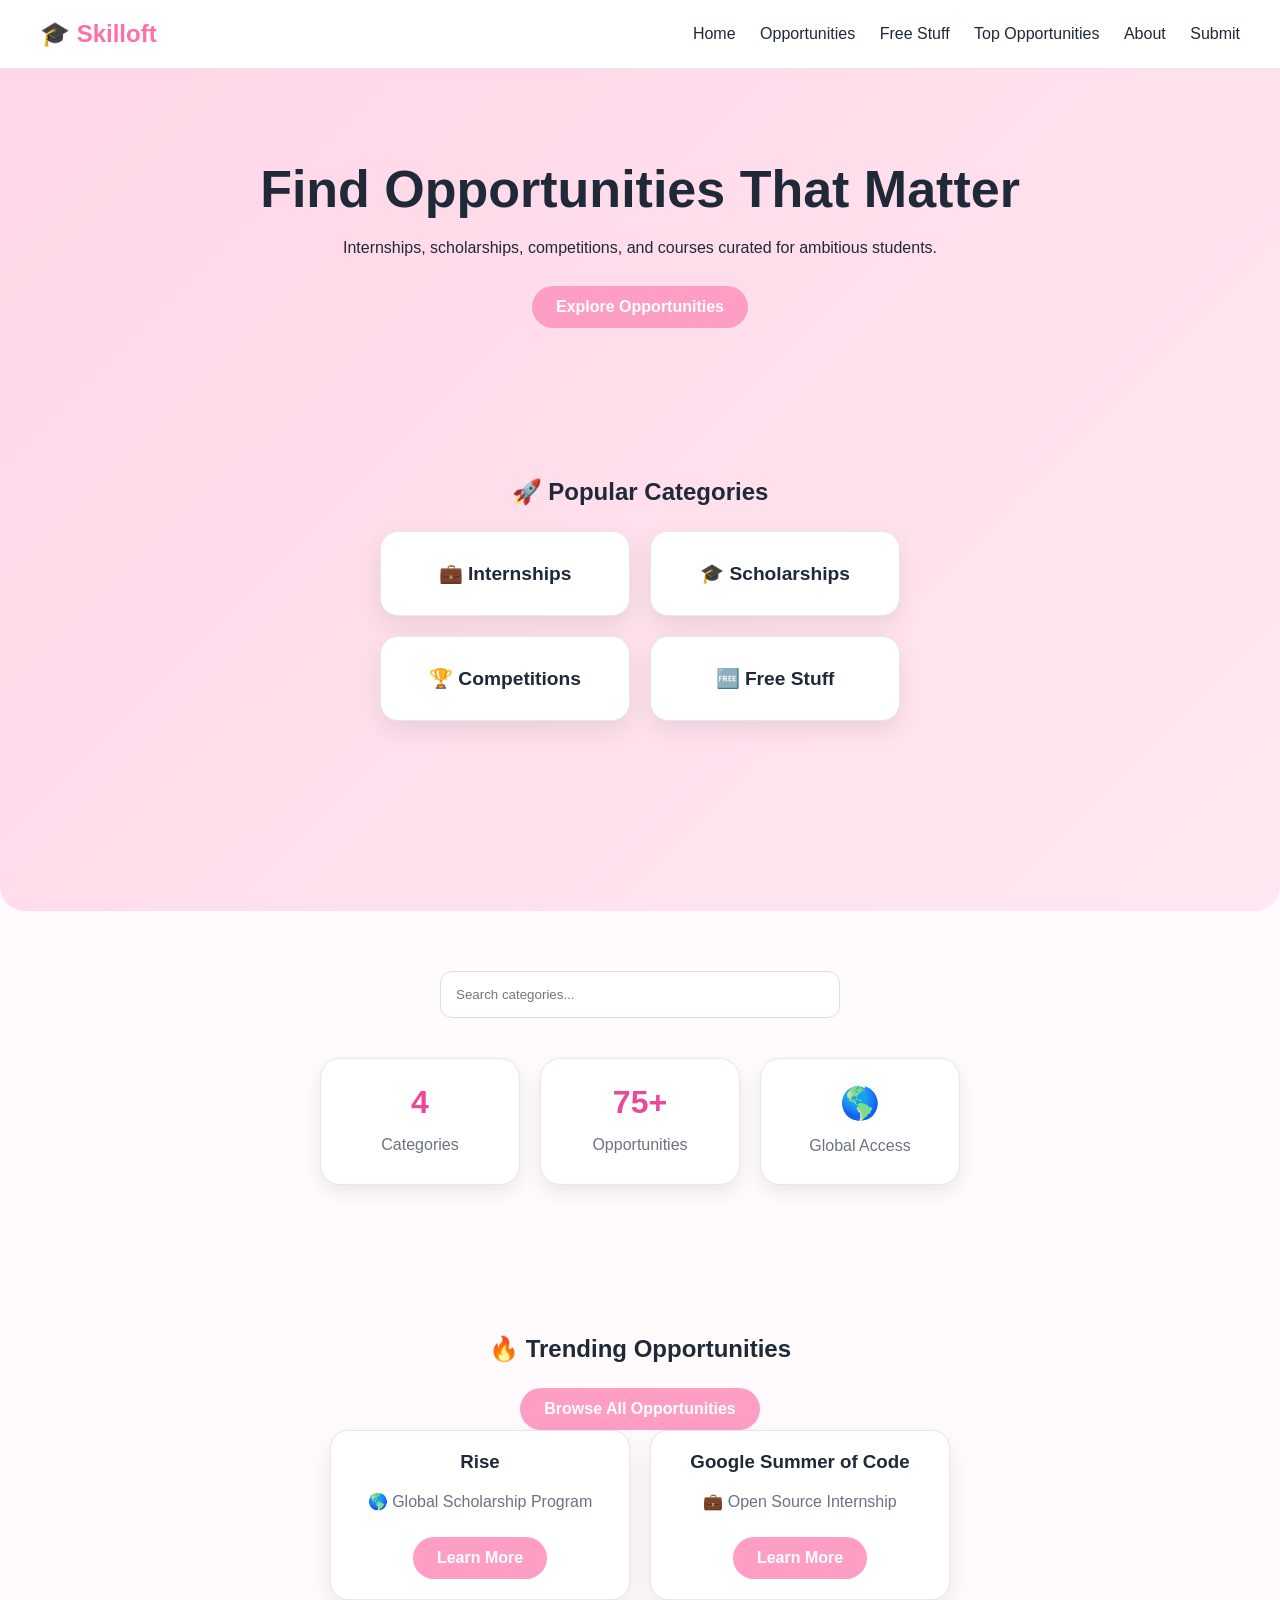
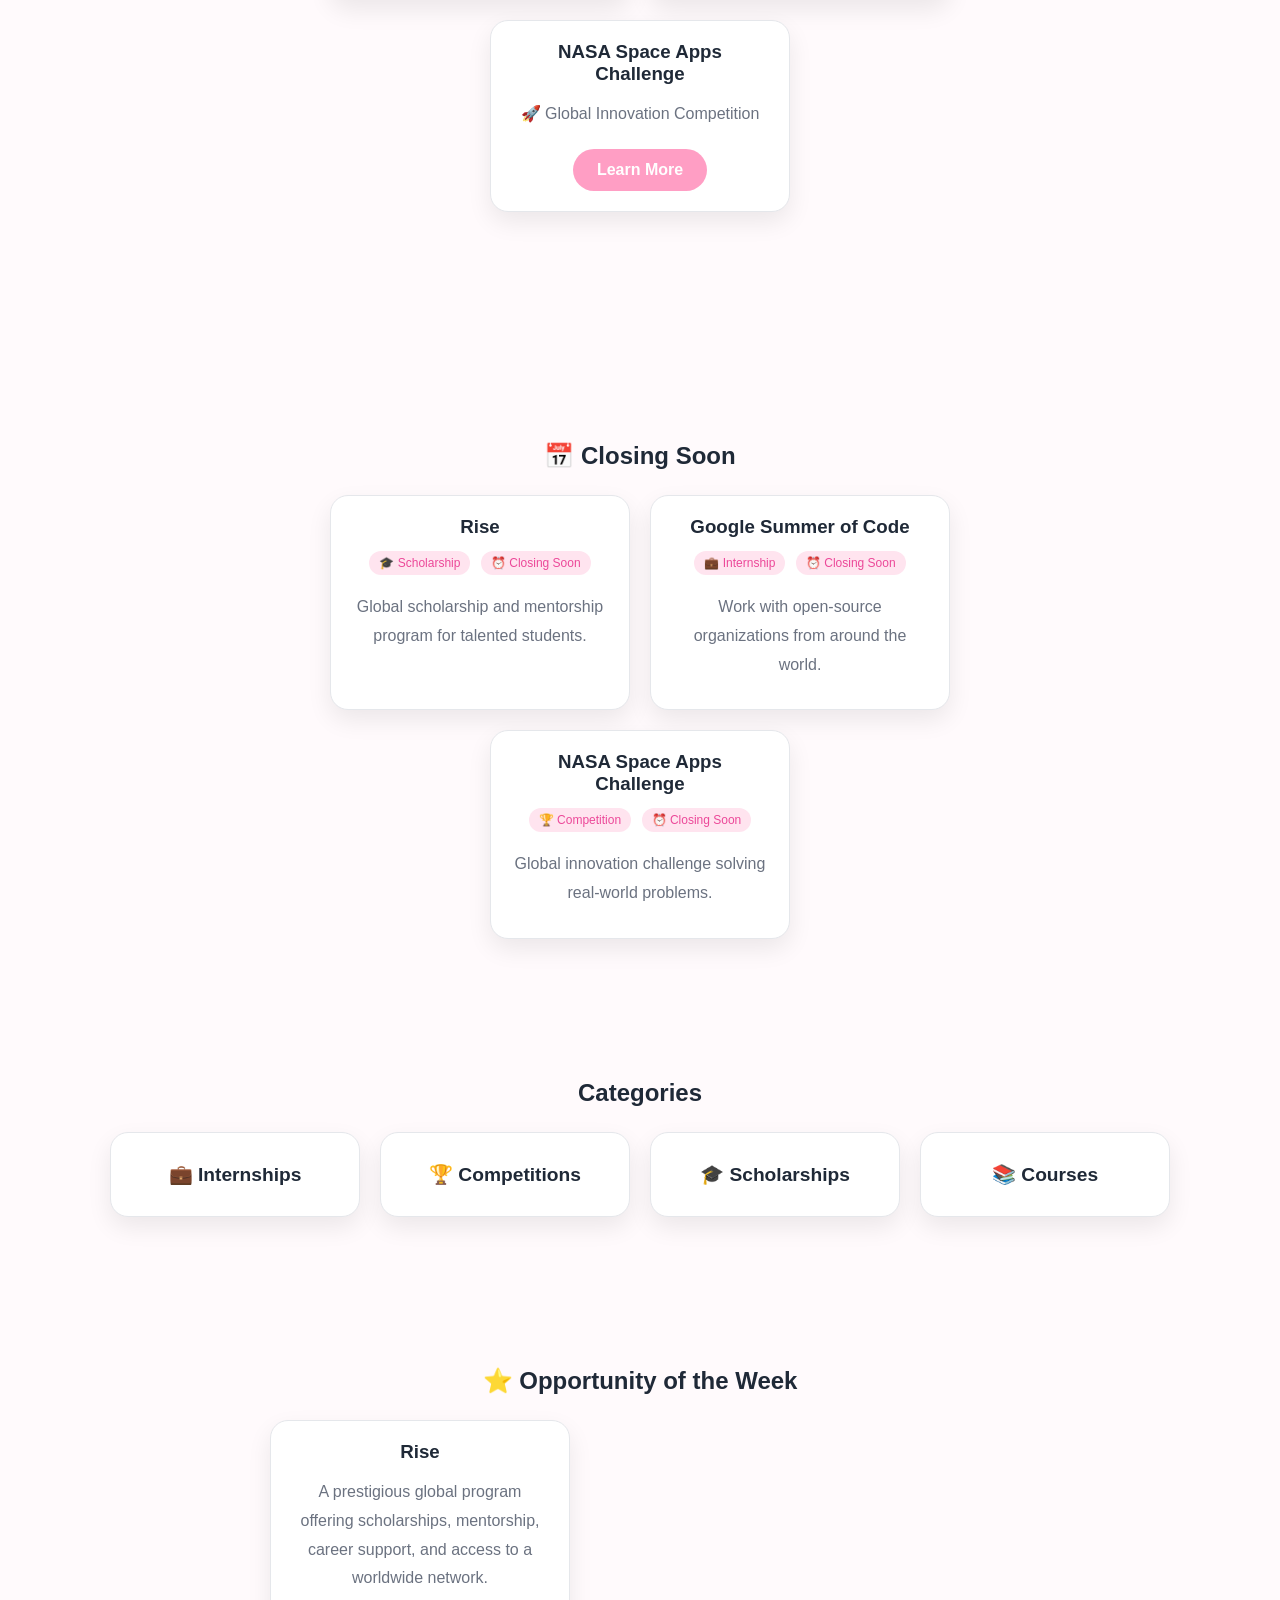
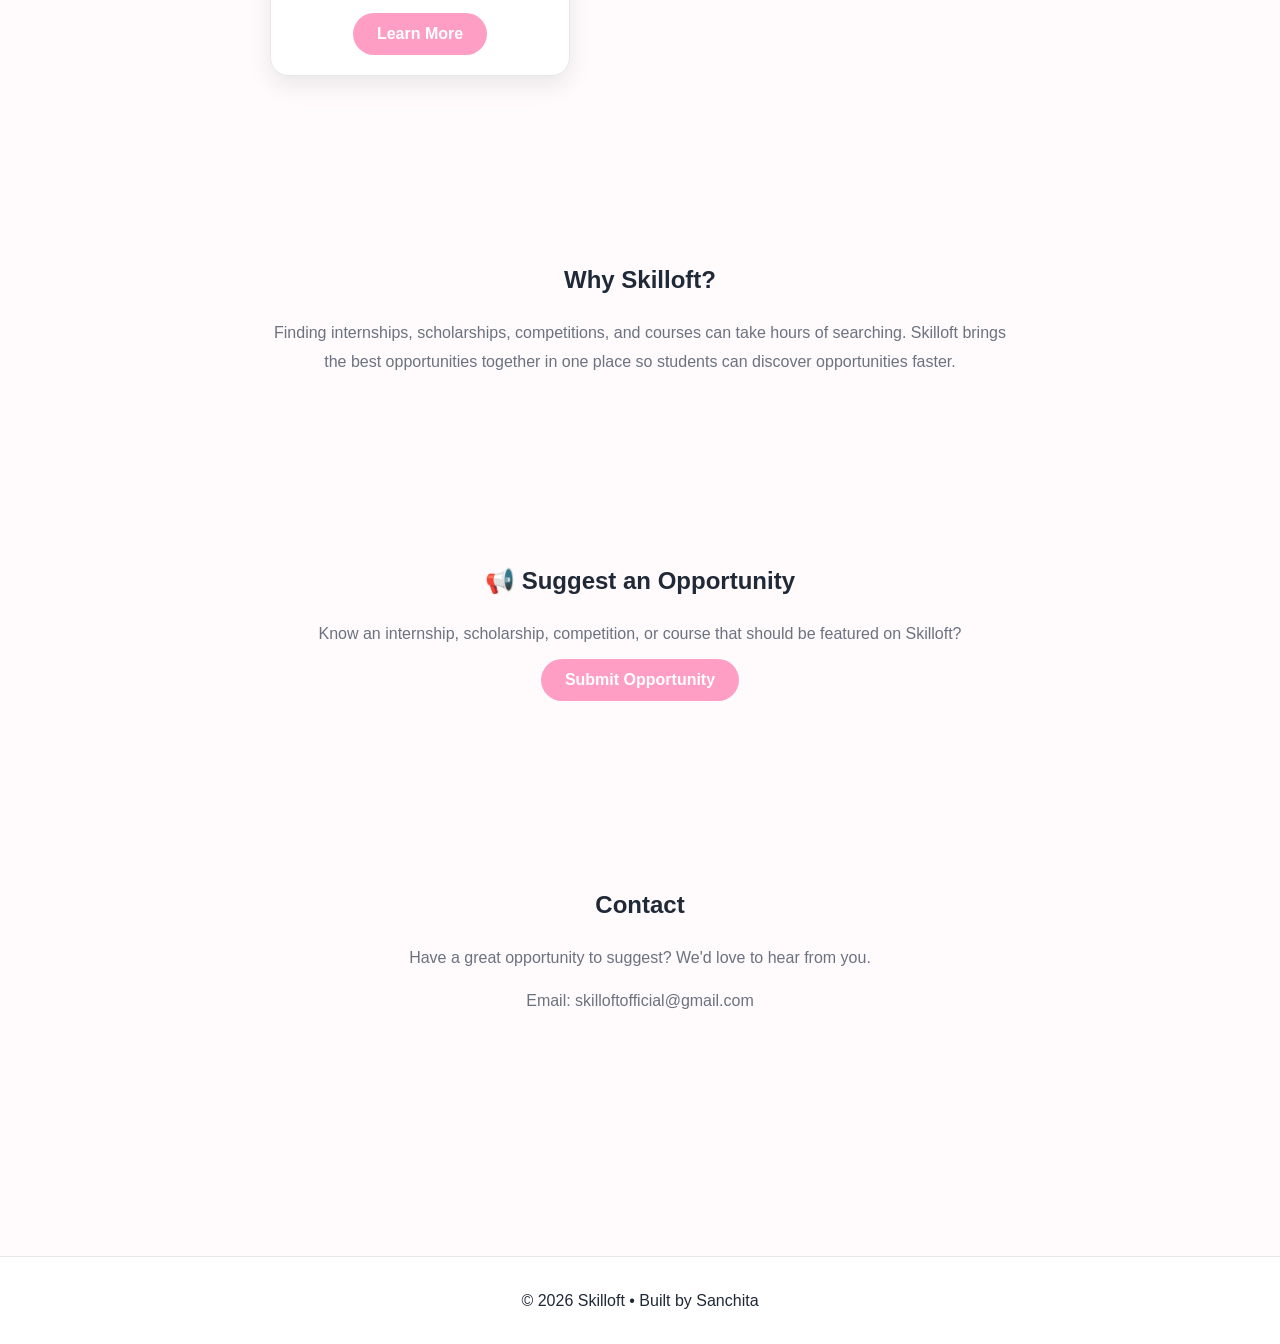
<file: index.html>
<!DOCTYPE html>
<html lang="en">

<head>

    <meta charset="UTF-8">
    <meta name="viewport" content="width=device-width, initial-scale=1.0">

    <title>Skilloft</title>

    <link rel="stylesheet" href="style.css">

    <!-- Google Analytics -->
    <script async src="https://www.googletagmanager.com/gtag/js?id=G-EN77DQG0DG"></script>
    <script>
        window.dataLayer = window.dataLayer || [];
        function gtag(){dataLayer.push(arguments);}
        gtag('js', new Date());

        gtag('config', 'G-EN77DQG0DG');
    </script>

</head>

<body>

<nav>

    <div class="logo">
        🎓 Skilloft
    </div>

   <div class="nav-links">
    <a href="index.html">Home</a>
    <a href="opportunities.html">Opportunities</a>
    <a href="free.html"> Free Stuff</a>
    <a href="top25.html">Top Opportunities</a>
    <a href="about.html">About</a>
    <a href="submit.html">Submit</a>
    </div>

</nav>

<header>

    <h1>Find Opportunities That Matter</h1>

    <p>
        Internships, scholarships, competitions,
        and courses curated for ambitious students.
    </p>

    <a href="opportunities.html" class="cta-btn">
        Explore Opportunities
    </a>
<section class="about">

    <h2>🚀 Popular Categories</h2>

    <div class="cards-container">

        <a href="opportunities.html" class="card">
            💼 Internships
        </a>

        <a href="opportunities.html" class="card">
            🎓 Scholarships
        </a>

        <a href="opportunities.html" class="card">
            🏆 Competitions
        </a>

        <a href="free.html" class="card">
            🆓 Free Stuff
        </a>

    </div>

</section>

</header>

<main>

    <div class="search-section">

        <input
            type="text"
            placeholder="Search categories..."
        >

    </div>

    <div class="stats">

        <div class="stat-box">
            <h3>4</h3>
            <p>Categories</p>
        </div>

        <div class="stat-box">
            <h3>75+</h3>
            <p>Opportunities</p>
        </div>

        <div class="stat-box">
            <h3>🌎</h3>
            <p>Global Access</p>
        </div>

    </div>

    <section class="about">

        <h2>🔥 Trending Opportunities</h2>
<a href="opportunities.html" class="cta-btn">
    Browse All Opportunities
</a>

        <div class="featured-container">

            <div class="featured-card">

                <h3>Rise</h3>

                <p>🌎 Global Scholarship Program</p>

                <a href="https://www.risefortheworld.org/"
                   target="_blank"
                   class="apply-btn">
                    Learn More
                </a>

            </div>

            <div class="featured-card">

                <h3>Google Summer of Code</h3>

                <p>💼 Open Source Internship</p>

                <a href="https://summerofcode.withgoogle.com/"
                   target="_blank"
                   class="apply-btn">
                    Learn More
                </a>

            </div>

            <div class="featured-card">

                <h3>NASA Space Apps Challenge</h3>

                <p>🚀 Global Innovation Competition</p>

                <a href="https://www.spaceappschallenge.org/"
                   target="_blank"
                   class="apply-btn">
                    Learn More
                </a>

            </div>

        </div>

    </section>

    <section class="about">

        <h2>📅 Closing Soon</h2>

        <div class="featured-container">

            <div class="featured-card">

                <h3>Rise</h3>

                <div class="tags">
                    <span>🎓 Scholarship</span>
                    <span>⏰ Closing Soon</span>
                </div>

                <p>
                    Global scholarship and mentorship
                    program for talented students.
                </p>

            </div>

            <div class="featured-card">

                <h3>Google Summer of Code</h3>

                <div class="tags">
                    <span>💼 Internship</span>
                    <span>⏰ Closing Soon</span>
                </div>

                <p>
                    Work with open-source organizations
                    from around the world.
                </p>

            </div>

            <div class="featured-card">

                <h3>NASA Space Apps Challenge</h3>

                <div class="tags">
                    <span>🏆 Competition</span>
                    <span>⏰ Closing Soon</span>
                </div>

                <p>
                    Global innovation challenge solving
                    real-world problems.
                </p>

            </div>

        </div>

    </section>

    <h2>Categories</h2>

    <div class="cards-container">

        <a href="opportunities.html" class="card">
            💼 Internships
        </a>

        <a href="opportunities.html" class="card">
            🏆 Competitions
        </a>

        <a href="opportunities.html" class="card">
            🎓 Scholarships
        </a>

        <a href="opportunities.html" class="card">
            📚 Courses
        </a>

    </div>

    <section class="about">

        <h2>⭐ Opportunity of the Week</h2>

        <div class="featured-card">

            <h3>Rise</h3>

            <p>
                A prestigious global program offering
                scholarships, mentorship, career support,
                and access to a worldwide network.
            </p>

            <a href="https://www.risefortheworld.org/"
               target="_blank"
               class="apply-btn">
                Learn More
            </a>

        </div>

    </section>
<section class="about">

    <h2>Why Skilloft?</h2>

    <p>
        Finding internships, scholarships,
        competitions, and courses can take
        hours of searching. Skilloft brings
        the best opportunities together in
        one place so students can discover
        opportunities faster.
    </p>

</section>

<section class="about">

    <h2>📢 Suggest an Opportunity</h2>

    <p>
        Know an internship, scholarship,
        competition, or course that should
        be featured on Skilloft?
    </p>

    <a href="YOUR_GOOGLE_FORM_LINK"
       target="_blank"
       class="apply-btn">
        Submit Opportunity
    </a>

</section>
    <section class="about">

        <h2>Contact</h2>

        <p>
            Have a great opportunity to suggest?
            We'd love to hear from you.
        </p>

        <p>
            Email: skilloftofficial@gmail.com
        </p>

    </section>

</main>

<footer>

    <p>
        © 2026 Skilloft • Built by Sanchita
    </p>

</footer>

<script src="script.js"></script>

</body>
</html>
</file>
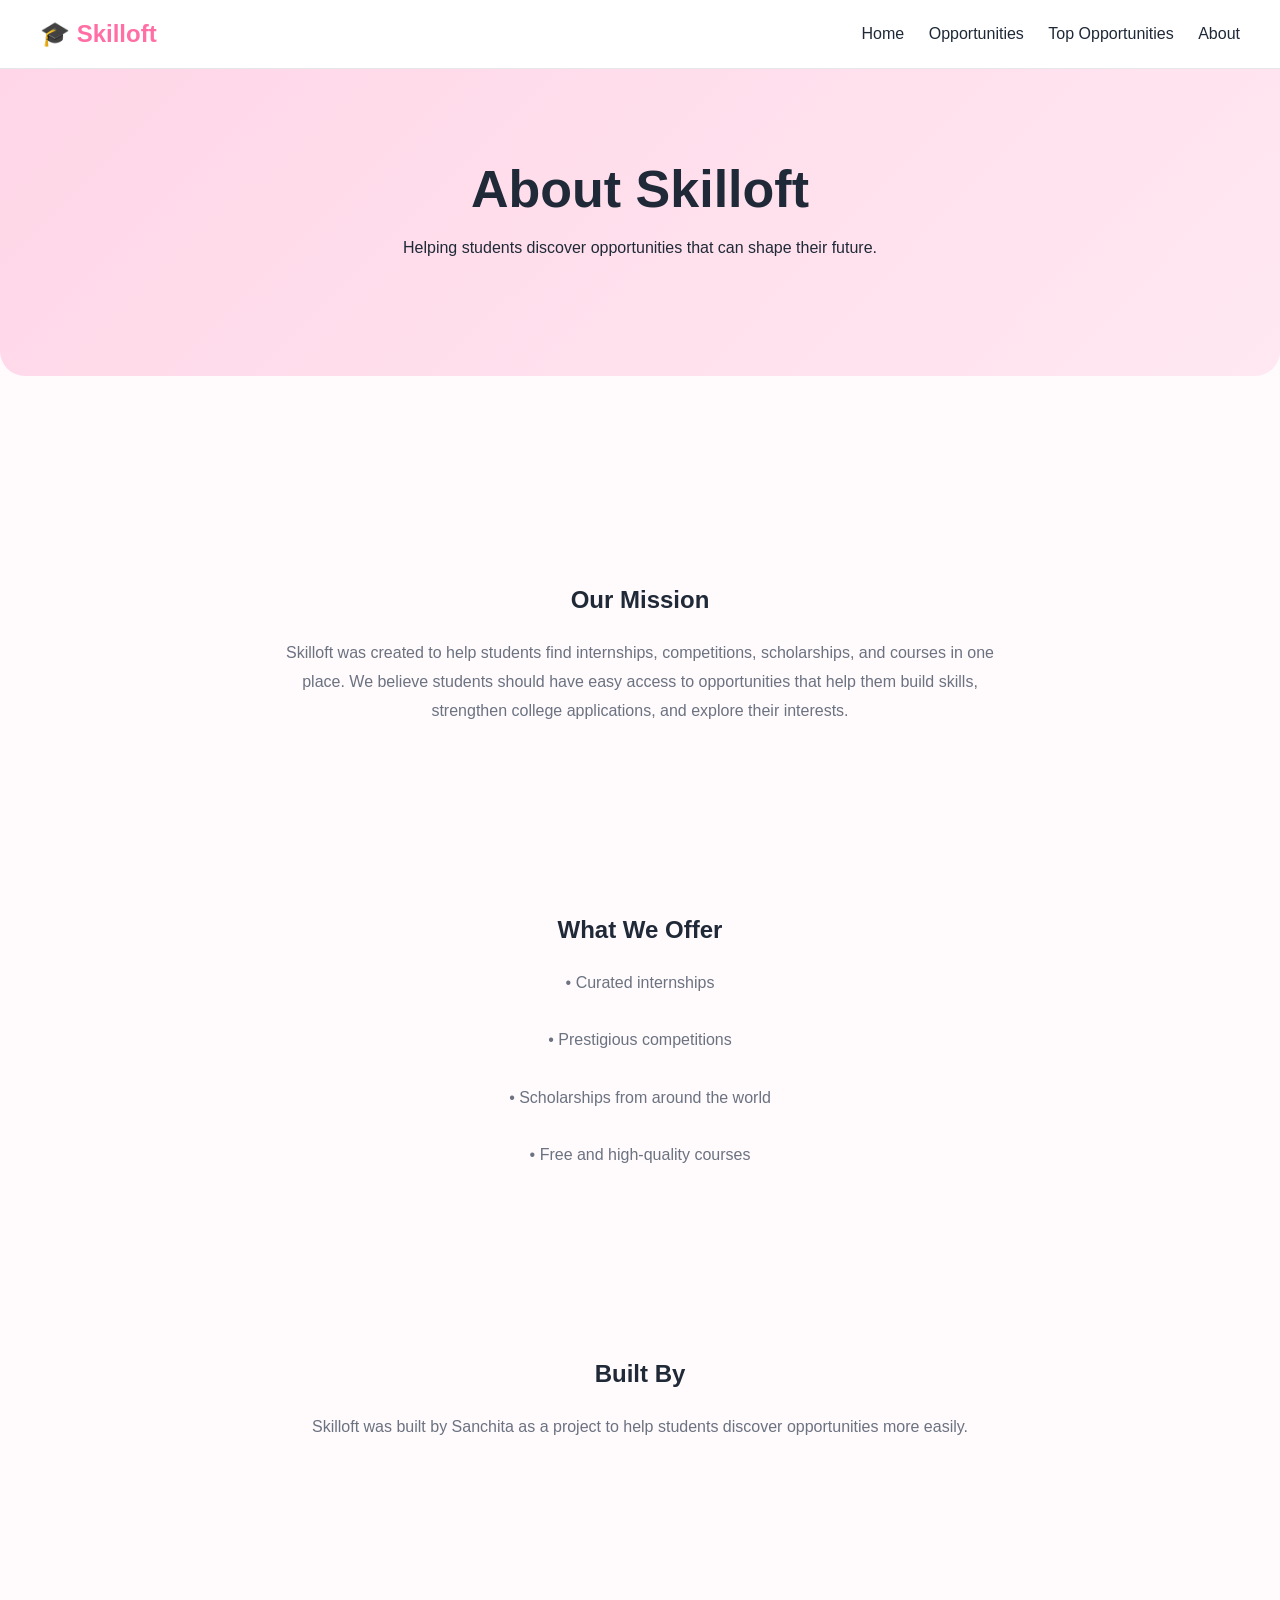
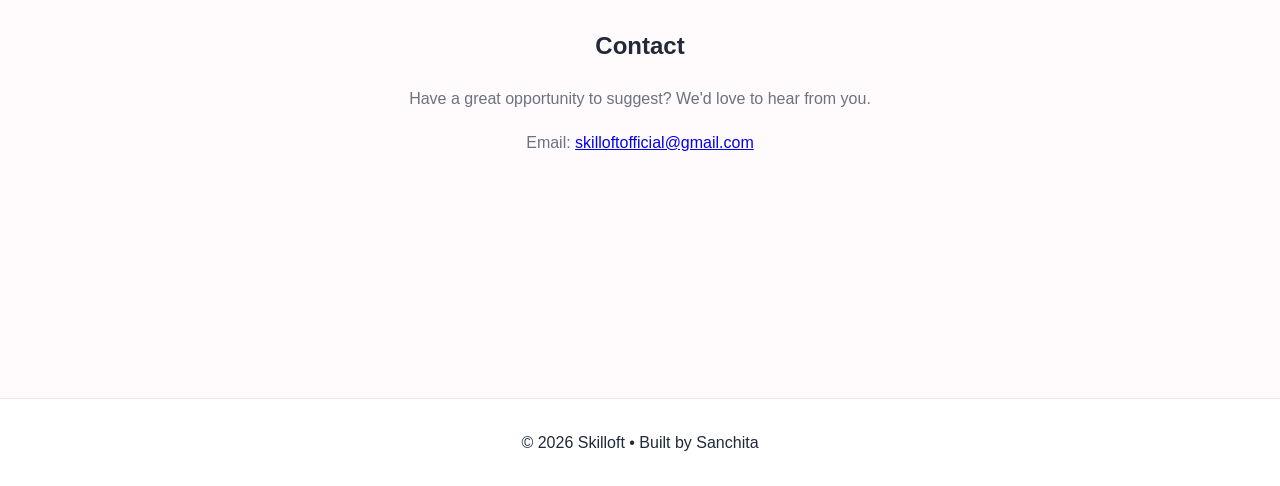
<file: about.html>
<!DOCTYPE html>
<html lang="en">

<head>
    <meta charset="UTF-8">
    <meta name="viewport" content="width=device-width, initial-scale=1.0">
    <title>About - Skilloft</title>

    <link rel="stylesheet" href="style.css">
</head>

<body>

    <nav>

        <div class="logo">
            🎓 Skilloft
        </div>

        <div class="nav-links">
            <a href="index.html">Home</a>
            <a href="opportunities.html">Opportunities</a>
            <a href="top25.html">Top Opportunities</a>
            <a href="about.html">About</a>
        </div>

    </nav>

    <header>

        <h1>About Skilloft</h1>

        <p>
            Helping students discover opportunities
            that can shape their future.
        </p>

    </header>

    <main>

        <section class="about">

            <h2>Our Mission</h2>

            <p>
                Skilloft was created to help students find
                internships, competitions, scholarships,
                and courses in one place.

                We believe students should have easy access
                to opportunities that help them build skills,
                strengthen college applications, and explore
                their interests.
            </p>

        </section>

        <section class="about">

            <h2>What We Offer</h2>

            <p>
                • Curated internships<br><br>

                • Prestigious competitions<br><br>

                • Scholarships from around the world<br><br>

                • Free and high-quality courses
            </p>

        </section>

        <section class="about">

            <h2>Built By</h2>

            <p>
                Skilloft was built by Sanchita as a project
                to help students discover opportunities
                more easily.
            </p>

        </section>

        <section class="about">

            <h2>Contact</h2>

            <p>
                Have a great opportunity to suggest?
                We'd love to hear from you.
            </p>

            <p>
                Email:
                <a href="mailto:skilloftofficial@gmail.com">
                    skilloftofficial@gmail.com
                </a>
            </p>

        </section>

    </main>

    <footer>
        <p>© 2026 Skilloft • Built by Sanchita</p>
    </footer>

</body>

</html>
</file>
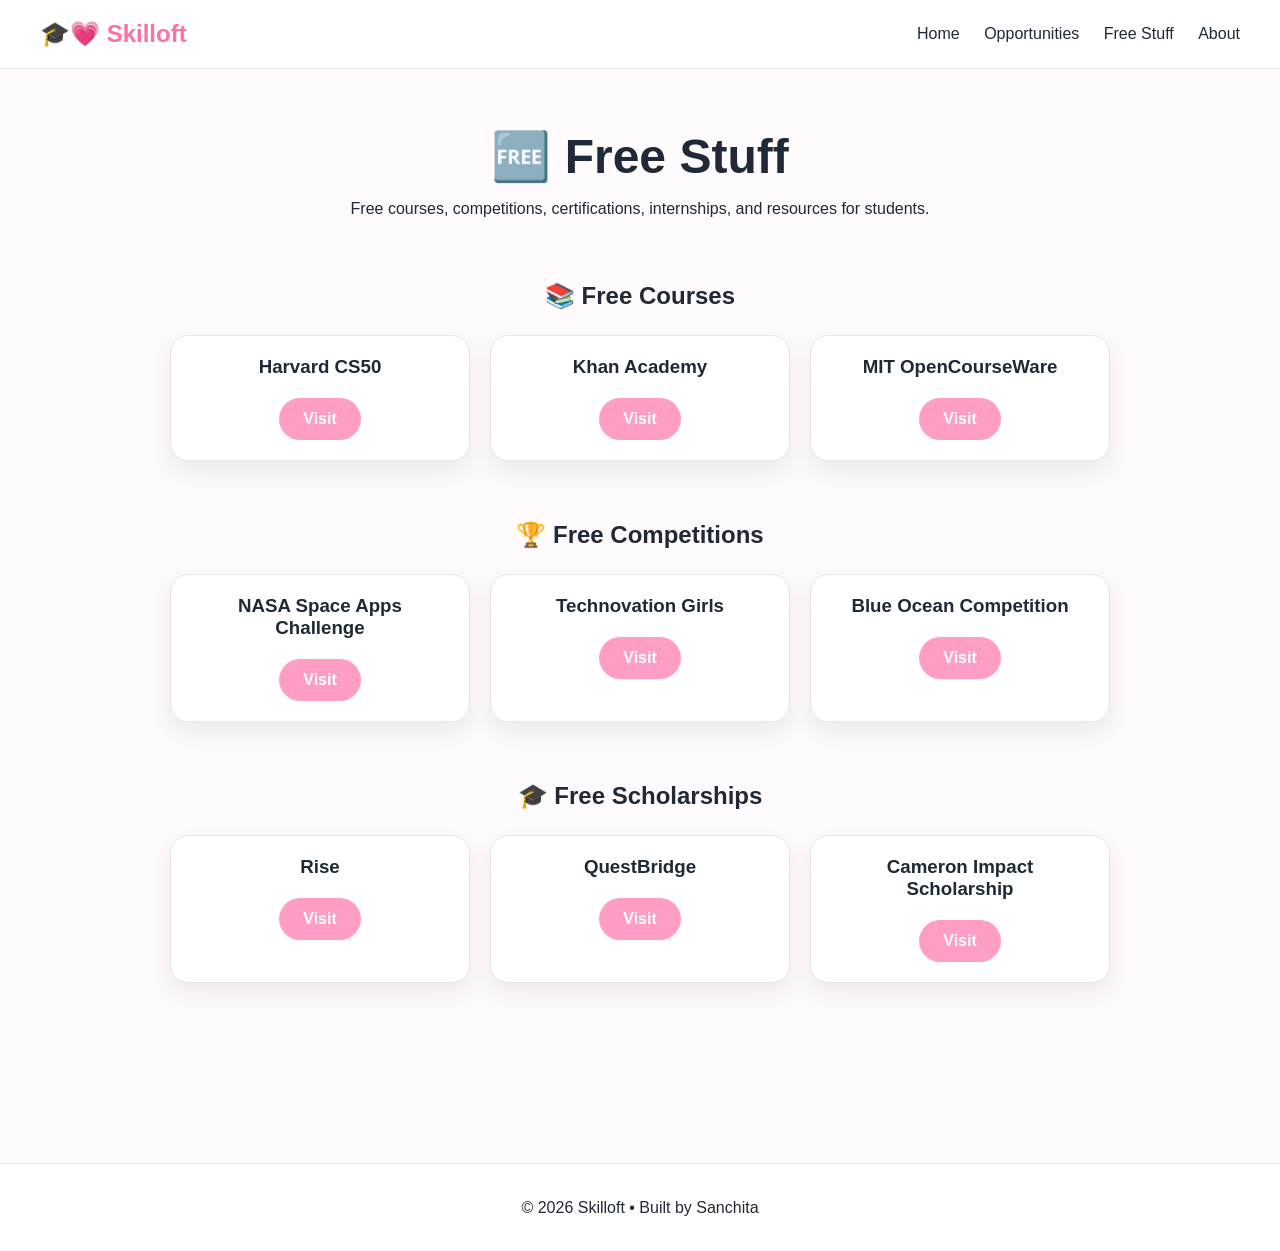
<file: free.html>
<!DOCTYPE html>
<html lang="en">

<head>

    <meta charset="UTF-8">
    <meta name="viewport" content="width=device-width, initial-scale=1.0">

    <title>Free Stuff | Skilloft</title>

    <link rel="stylesheet" href="style.css">

</head>

<body>

    <nav>

        <div class="logo">
            🎓💗 Skilloft
        </div>

        <div class="nav-links">
            <a href="index.html">Home</a>
            <a href="opportunities.html">Opportunities</a>
            <a href="free.html">Free Stuff</a>
            <a href="about.html">About</a>
        </div>

    </nav>

    <main>

        <h1>🆓 Free Stuff</h1>

        <p>
            Free courses, competitions, certifications,
            internships, and resources for students.
        </p>

        <h2>📚 Free Courses</h2>

        <div class="featured-container">

            <div class="featured-card">
                <h3>Harvard CS50</h3>
                <a href="https://cs50.harvard.edu/" target="_blank" class="apply-btn">
                    Visit
                </a>
            </div>

            <div class="featured-card">
                <h3>Khan Academy</h3>
                <a href="https://www.khanacademy.org/" target="_blank" class="apply-btn">
                    Visit
                </a>
            </div>

            <div class="featured-card">
                <h3>MIT OpenCourseWare</h3>
                <a href="https://ocw.mit.edu/" target="_blank" class="apply-btn">
                    Visit
                </a>
            </div>

        </div>

        <h2>🏆 Free Competitions</h2>

        <div class="featured-container">

            <div class="featured-card">
                <h3>NASA Space Apps Challenge</h3>
                <a href="https://www.spaceappschallenge.org/" target="_blank" class="apply-btn">
                    Visit
                </a>
            </div>

            <div class="featured-card">
                <h3>Technovation Girls</h3>
                <a href="https://technovationchallenge.org/" target="_blank" class="apply-btn">
                    Visit
                </a>
            </div>

            <div class="featured-card">
                <h3>Blue Ocean Competition</h3>
                <a href="https://blueoceancompetition.org/" target="_blank" class="apply-btn">
                    Visit
                </a>
            </div>

        </div>

        <h2>🎓 Free Scholarships</h2>

        <div class="featured-container">

            <div class="featured-card">
                <h3>Rise</h3>
                <a href="https://www.risefortheworld.org/" target="_blank" class="apply-btn">
                    Visit
                </a>
            </div>

            <div class="featured-card">
                <h3>QuestBridge</h3>
                <a href="https://www.questbridge.org/" target="_blank" class="apply-btn">
                    Visit
                </a>
            </div>

            <div class="featured-card">
                <h3>Cameron Impact Scholarship</h3>
                <a href="https://www.cameronimpactscholarships.org/" target="_blank" class="apply-btn">
                    Visit
                </a>
            </div>

        </div>

    </main>

    <footer>

        <p>
            © 2026 Skilloft • Built by Sanchita
        </p>

    </footer>

</body>

</html>
</file>
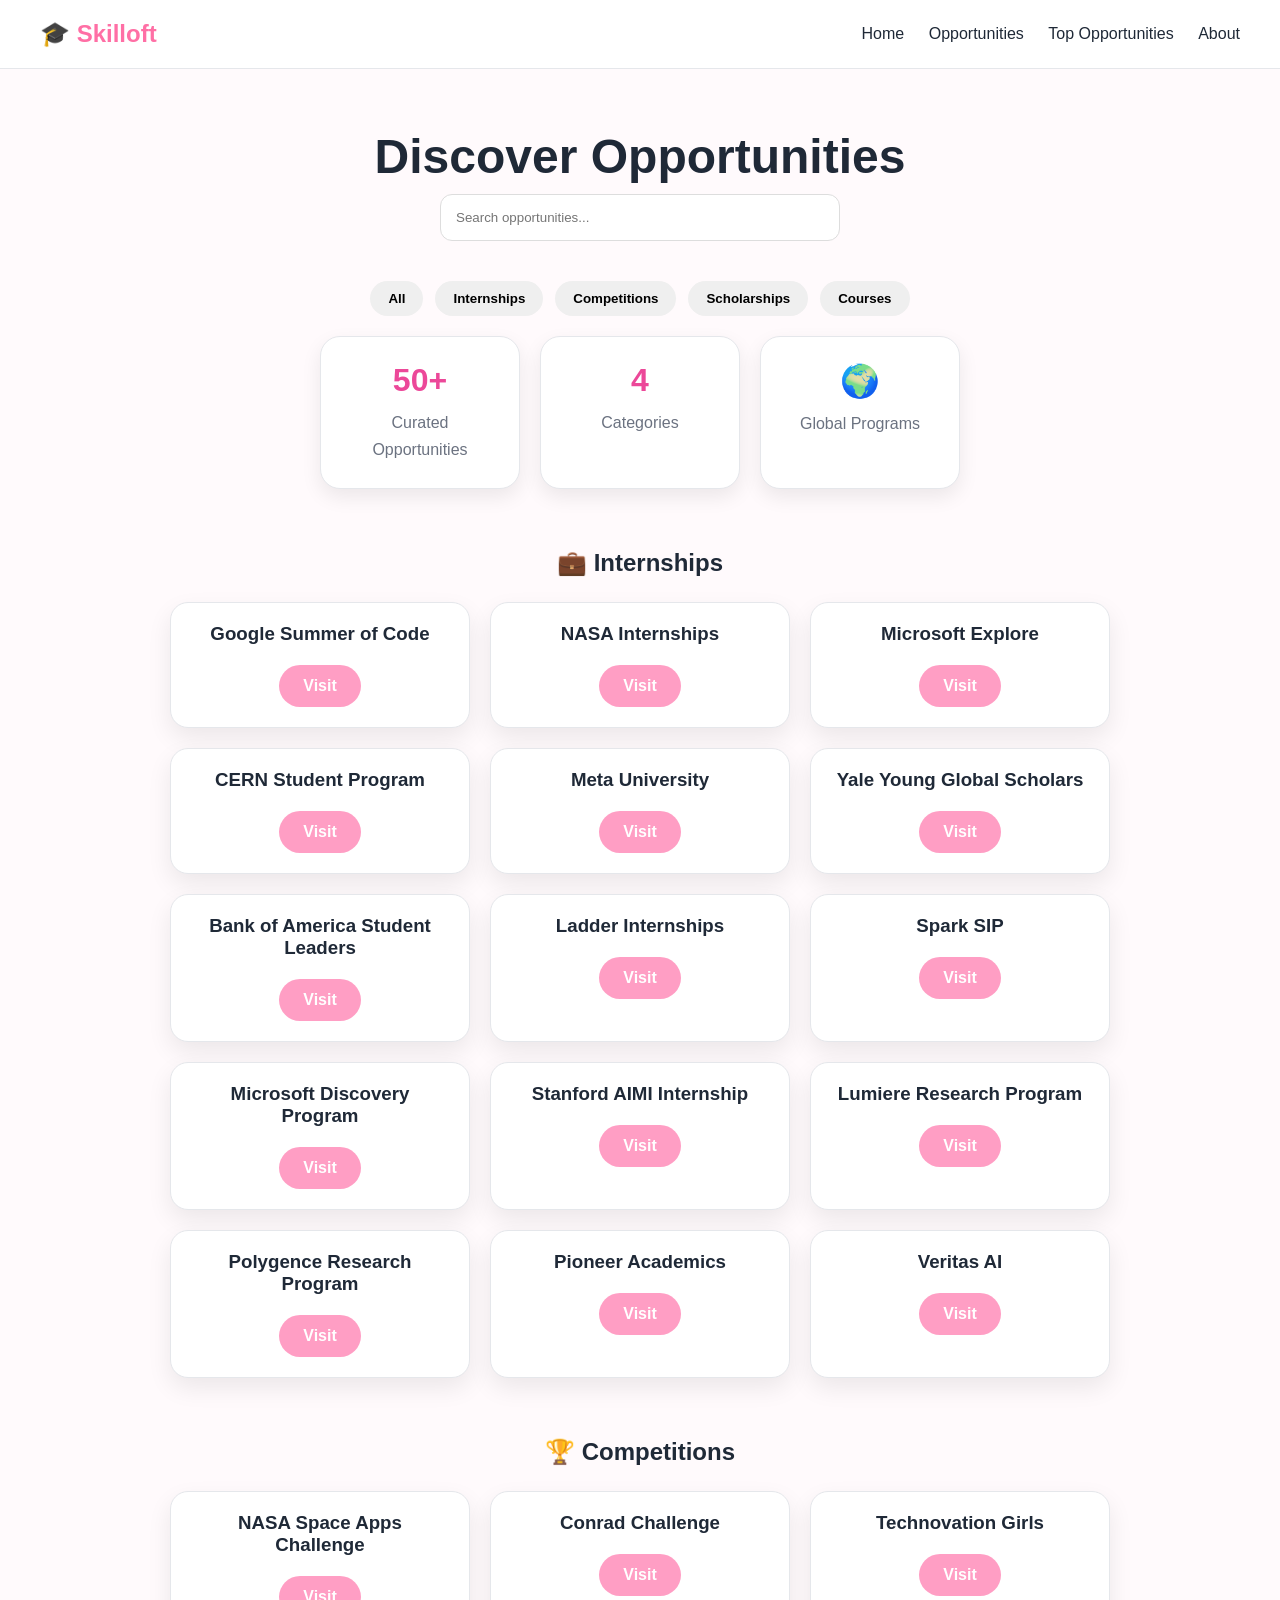
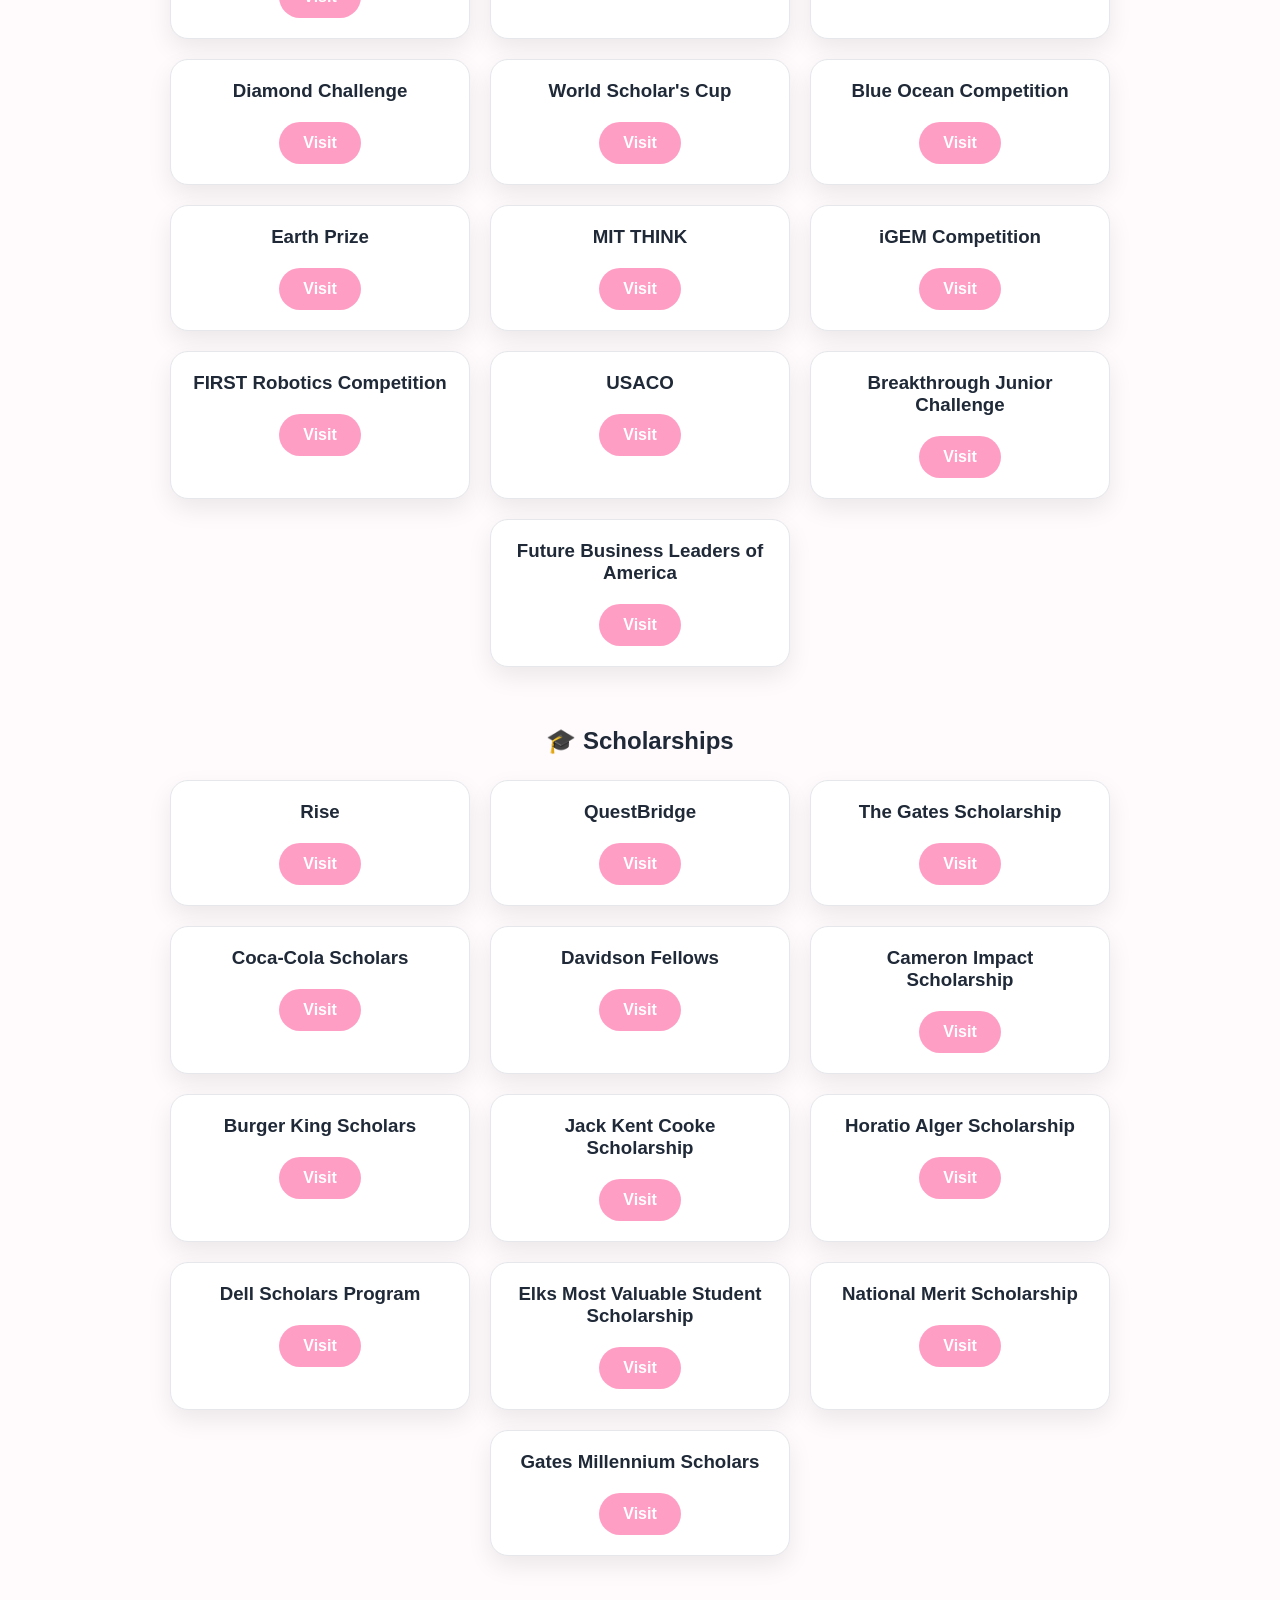
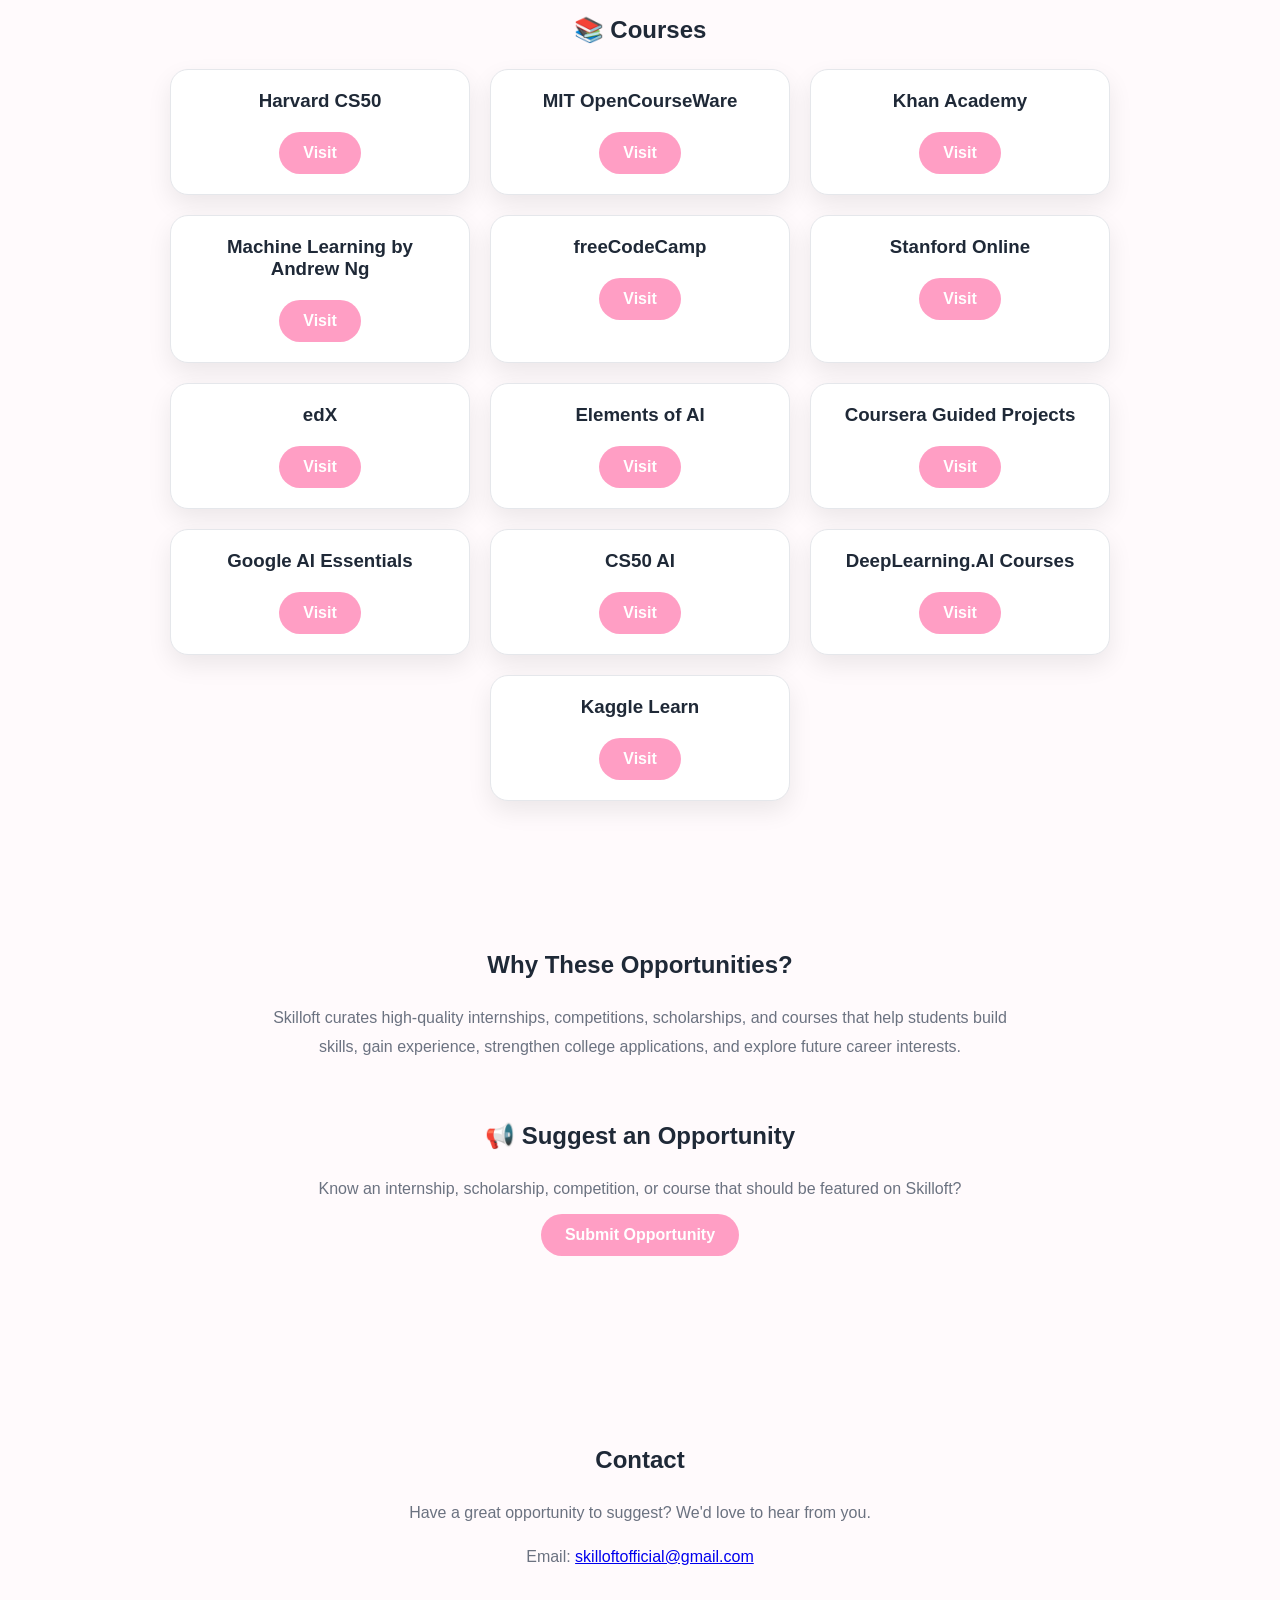
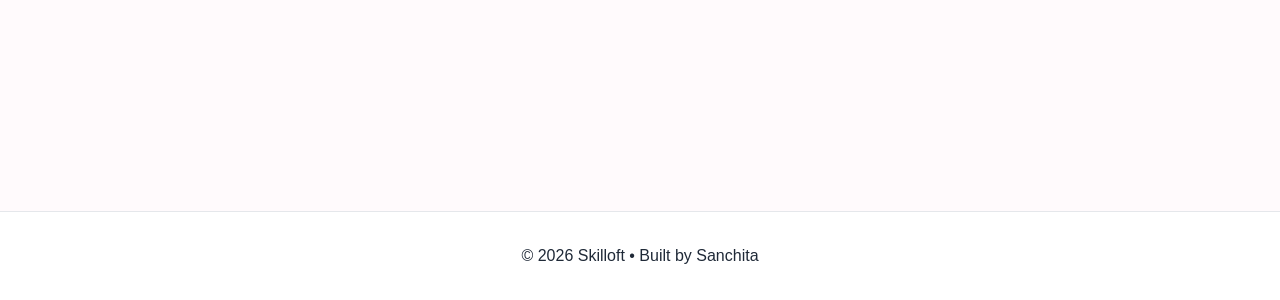
<file: opportunities.html>
<!DOCTYPE html>
<html lang="en">

<head>
    <meta charset="UTF-8">
    <meta name="viewport" content="width=device-width, initial-scale=1.0">
    <title>Opportunities - Skilloft</title>

    <link rel="stylesheet" href="style.css">
</head>

<body>

    <nav>

        <div class="logo">
            🎓 Skilloft
        </div>

        <div class="nav-links">
            <a href="index.html">Home</a>
            <a href="opportunities.html">Opportunities</a>
            <a href="top25.html">Top Opportunities</a>
            <a href="about.html">About</a>
        </div>

    </nav>

    <main>

        <h1>Discover Opportunities</h1>

        <div class="search-section">

    <input
        type="text"
        id="searchInput"
        placeholder="Search opportunities..."
    >

</div>

<div class="filter-buttons">

    <button class="filter-btn" onclick="filterCategory('all')">
        All
    </button>

    <button class="filter-btn" onclick="filterCategory('internships')">
        Internships
    </button>

    <button class="filter-btn" onclick="filterCategory('competitions')">
        Competitions
    </button>

    <button class="filter-btn" onclick="filterCategory('scholarships')">
        Scholarships
    </button>

    <button class="filter-btn" onclick="filterCategory('courses')">
        Courses
    </button>

</div>
        <div class="stats">

            <div class="stat-box">
                <h3>50+</h3>
                <p>Curated Opportunities</p>
            </div>

            <div class="stat-box">
                <h3>4</h3>
                <p>Categories</p>
            </div>

            <div class="stat-box">
                <h3>🌍</h3>
                <p>Global Programs</p>
            </div>

        </div>

        <h2>💼 Internships</h2>
        <div class="featured-container" id="internships"></div>

        <h2>🏆 Competitions</h2>
        <div class="featured-container" id="competitions"></div>

        <h2>🎓 Scholarships</h2>
        <div class="featured-container" id="scholarships"></div>

        <h2>📚 Courses</h2>
        <div class="featured-container" id="courses"></div>

        <section class="about">

            <h2>Why These Opportunities?</h2>

            <p>
                Skilloft curates high-quality internships,
                competitions, scholarships, and courses that
                help students build skills, gain experience,
                strengthen college applications, and explore
                future career interests.
            </p>

       <h2>📢 Suggest an Opportunity</h2>

    <p>
        Know an internship, scholarship,
        competition, or course that should
        be featured on Skilloft?
    </p>

    <a href="PASTE_YOUR_GOOGLE_FORM_LINK_HERE"
       target="_blank"
       class="apply-btn">
        Submit Opportunity
    </a>
 </section>

        <section class="about">

            <h2>Contact</h2>

            <p>
                Have a great opportunity to suggest?
                We'd love to hear from you.
            </p>

            <p>
                Email:
                <a href="mailto:skilloftofficial@gmail.com">
                    skilloftofficial@gmail.com
                </a>
            </p>

        </section>

    </main>

    <footer>

        <p>
            © 2026 Skilloft • Built by Sanchita
        </p>

    </footer>

    <script src="script.js"></script>

</body>

</html>
</file>
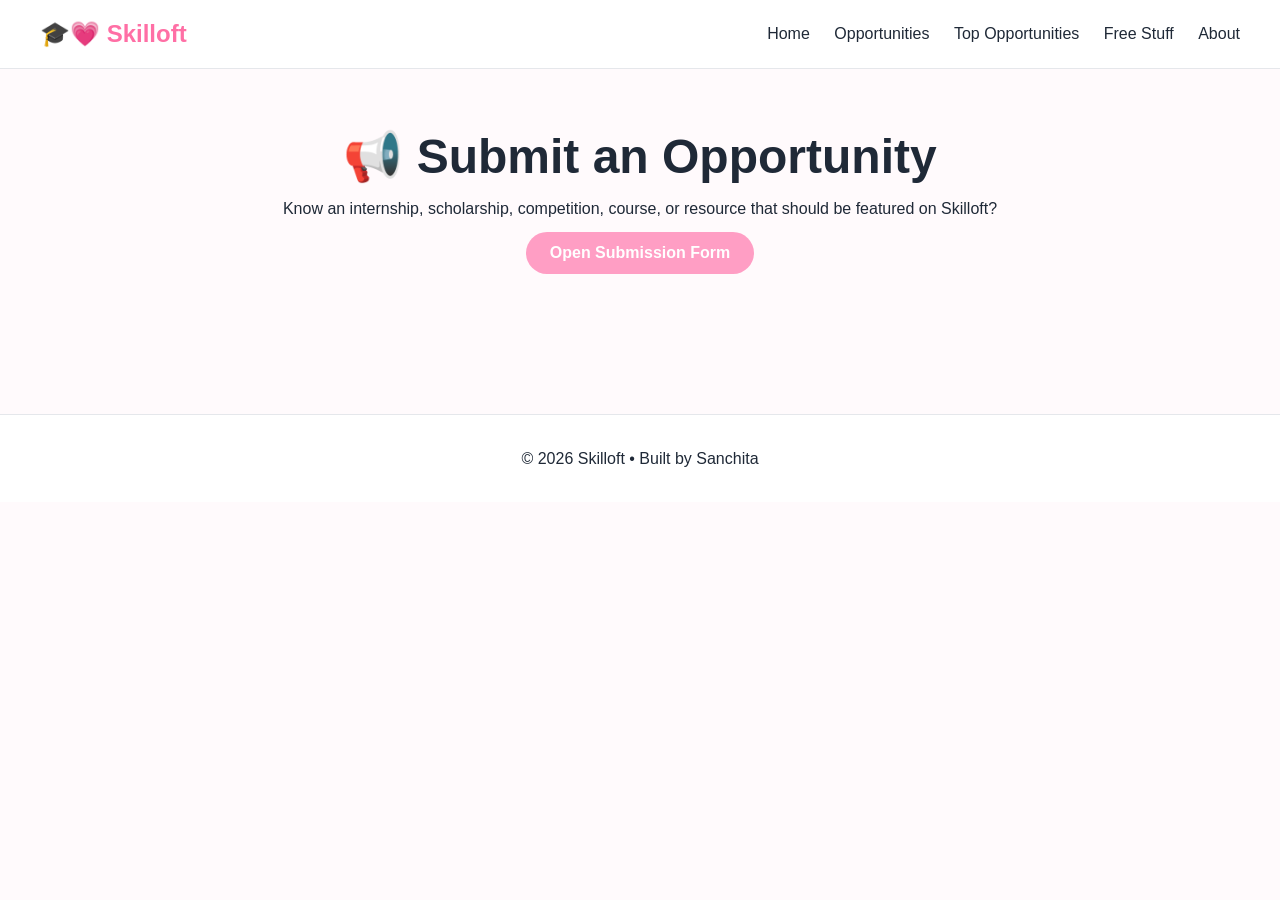
<file: sumbit.html>
<!DOCTYPE html>
<html>
<head>
    <meta charset="UTF-8">
    <meta name="viewport" content="width=device-width, initial-scale=1.0">
    <title>Submit Opportunity | Skilloft</title>
    <link rel="stylesheet" href="style.css">
</head>

<body>

<nav>
    <div class="logo">🎓💗 Skilloft</div>

    <div class="nav-links">
        <a href="index.html">Home</a>
        <a href="opportunities.html">Opportunities</a>
        <a href="top25.html">Top Opportunities</a>
        <a href="free.html">Free Stuff</a>
        <a href="about.html">About</a>
    </div>
</nav>

<main>

    <h1>📢 Submit an Opportunity</h1>

    <p>
        Know an internship, scholarship, competition,
        course, or resource that should be featured
        on Skilloft?
    </p>

    <a href="https://docs.google.com/forms/d/e/1FAIpQLSeFIEt0rJh_Pslh4EVqHXbNUt0oAp7B1eGQgD89l2UM8ZrAkA/viewform"
       target="_blank"
       class="apply-btn">
       Open Submission Form
    </a>

</main>

<footer>
    <p>© 2026 Skilloft • Built by Sanchita</p>
</footer>

</body>
</html>
</file>
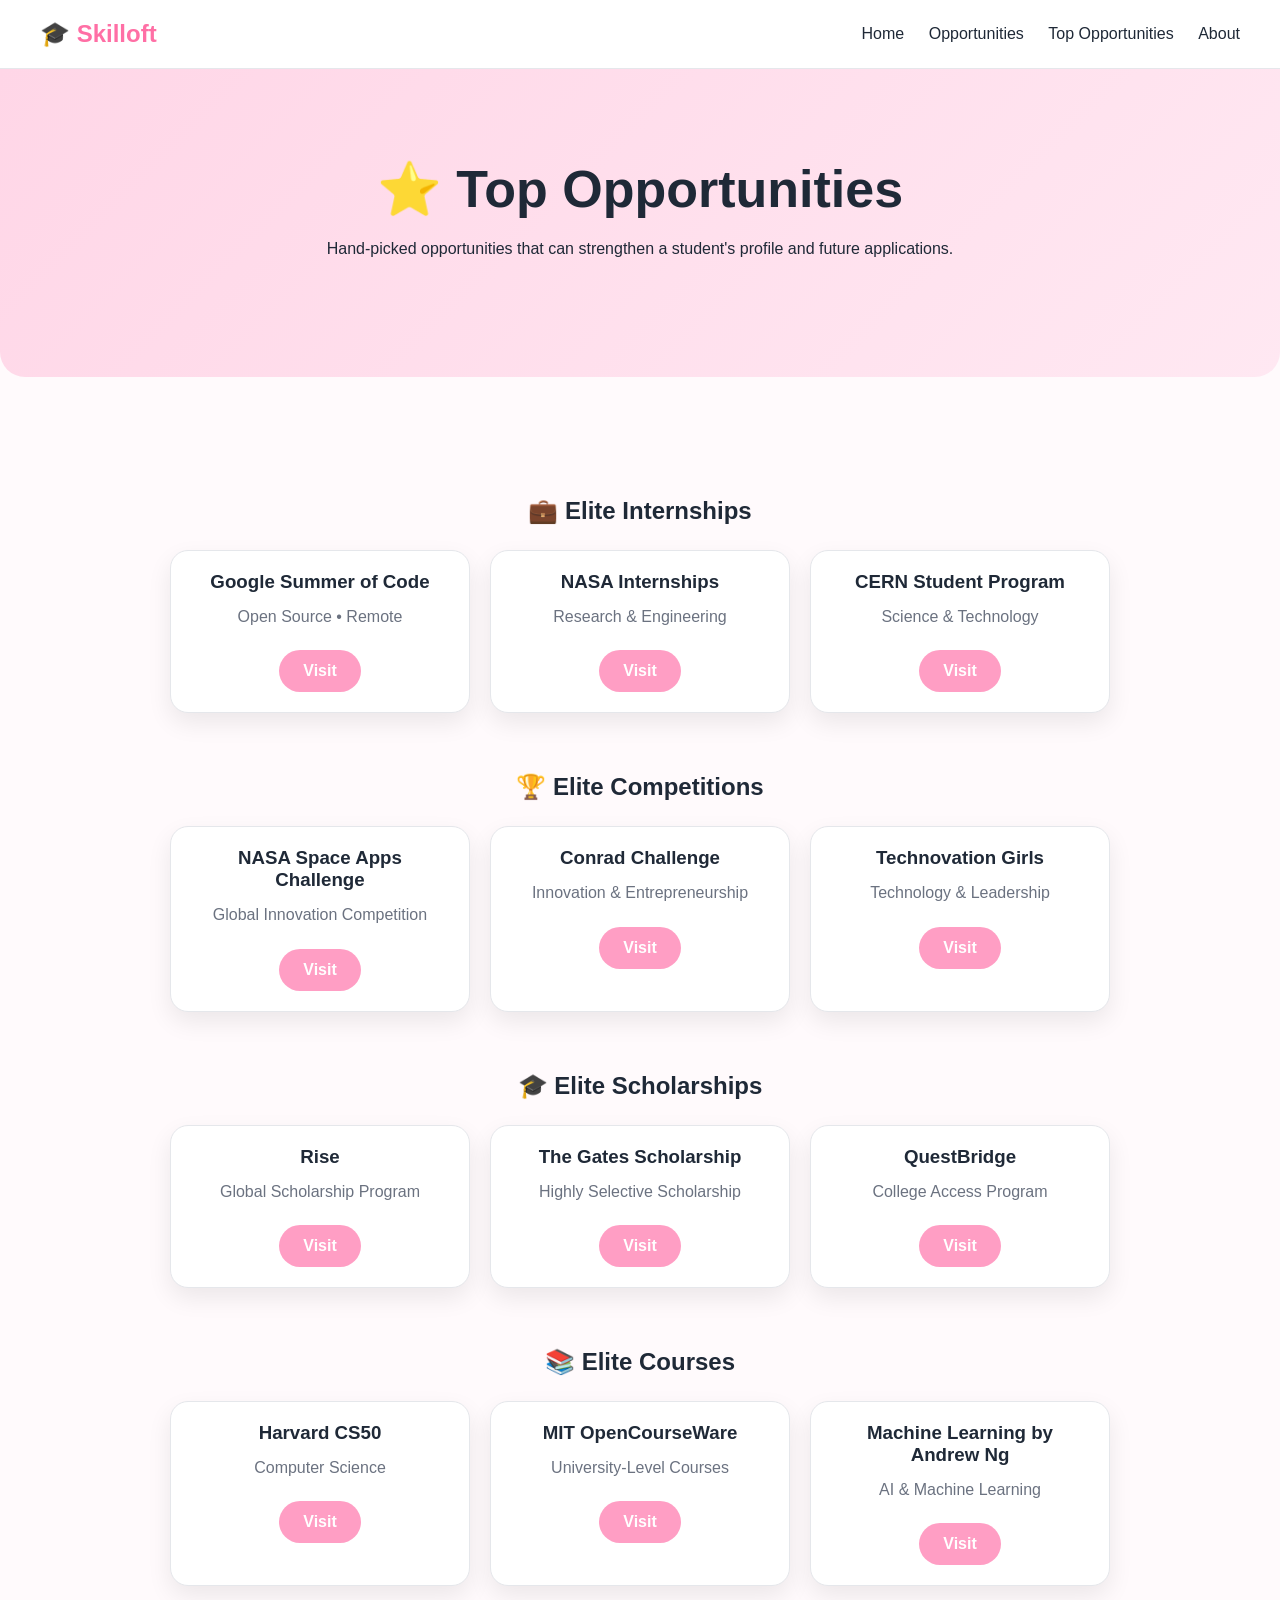
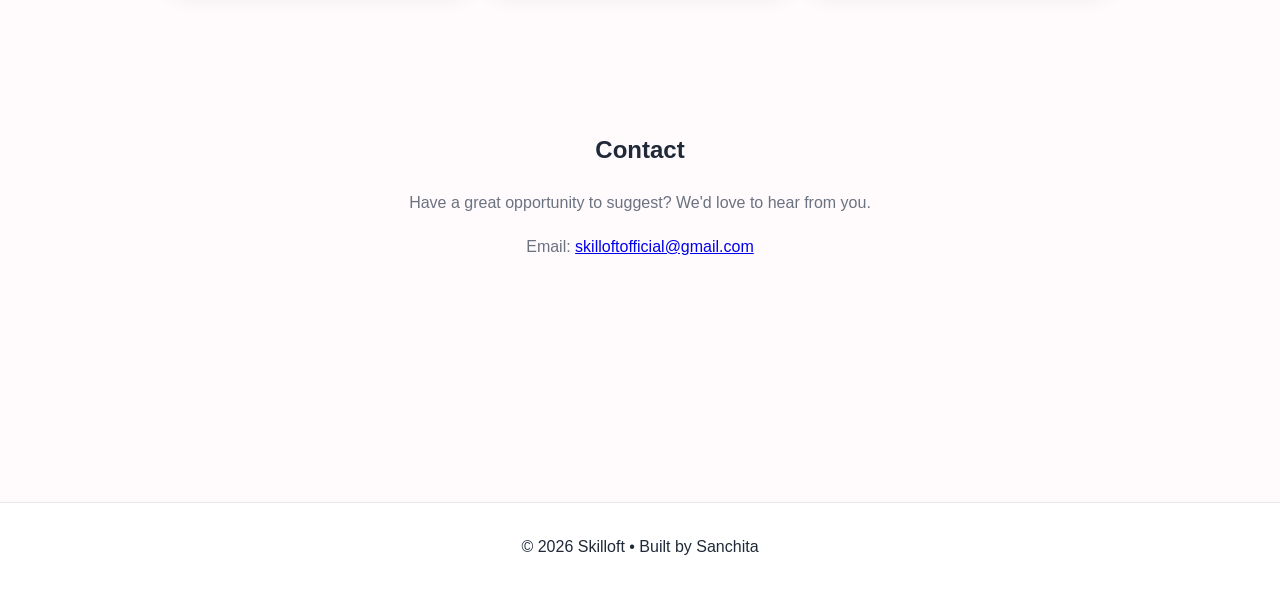
<file: top25.html>
<!DOCTYPE html>
<html lang="en">

<head>
    <meta charset="UTF-8">
    <meta name="viewport" content="width=device-width, initial-scale=1.0">
    <title>Top Opportunities - Skilloft</title>

    <link rel="stylesheet" href="style.css">
</head>

<body>

    <nav>

        <div class="logo">
            🎓 Skilloft
        </div>

        <div class="nav-links">
            <a href="index.html">Home</a>
            <a href="opportunities.html">Opportunities</a>
            <a href="top25.html">Top Opportunities</a>
            <a href="about.html">About</a>
        </div>

    </nav>

    <header>

        <h1>⭐ Top Opportunities</h1>

        <p>
            Hand-picked opportunities that can strengthen
            a student's profile and future applications.
        </p>

    </header>

    <main>

        <h2>💼 Elite Internships</h2>

        <div class="featured-container">

            <div class="featured-card">
                <h3>Google Summer of Code</h3>
                <p>Open Source • Remote</p>

                <a href="https://summerofcode.withgoogle.com/"
                   target="_blank"
                   class="apply-btn">
                    Visit
                </a>
            </div>

            <div class="featured-card">
                <h3>NASA Internships</h3>
                <p>Research & Engineering</p>

                <a href="https://intern.nasa.gov/"
                   target="_blank"
                   class="apply-btn">
                    Visit
                </a>
            </div>

            <div class="featured-card">
                <h3>CERN Student Program</h3>
                <p>Science & Technology</p>

                <a href="https://careers.cern/"
                   target="_blank"
                   class="apply-btn">
                    Visit
                </a>
            </div>

        </div>

        <h2>🏆 Elite Competitions</h2>

        <div class="featured-container">

            <div class="featured-card">
                <h3>NASA Space Apps Challenge</h3>
                <p>Global Innovation Competition</p>

                <a href="https://www.spaceappschallenge.org/"
                   target="_blank"
                   class="apply-btn">
                    Visit
                </a>
            </div>

            <div class="featured-card">
                <h3>Conrad Challenge</h3>
                <p>Innovation & Entrepreneurship</p>

                <a href="https://www.conradchallenge.org/"
                   target="_blank"
                   class="apply-btn">
                    Visit
                </a>
            </div>

            <div class="featured-card">
                <h3>Technovation Girls</h3>
                <p>Technology & Leadership</p>

                <a href="https://technovationchallenge.org/"
                   target="_blank"
                   class="apply-btn">
                    Visit
                </a>
            </div>

        </div>

        <h2>🎓 Elite Scholarships</h2>

        <div class="featured-container">

            <div class="featured-card">
                <h3>Rise</h3>
                <p>Global Scholarship Program</p>

                <a href="https://www.risefortheworld.org/"
                   target="_blank"
                   class="apply-btn">
                    Visit
                </a>
            </div>

            <div class="featured-card">
                <h3>The Gates Scholarship</h3>
                <p>Highly Selective Scholarship</p>

                <a href="https://www.thegatesscholarship.org/"
                   target="_blank"
                   class="apply-btn">
                    Visit
                </a>
            </div>

            <div class="featured-card">
                <h3>QuestBridge</h3>
                <p>College Access Program</p>

                <a href="https://www.questbridge.org/"
                   target="_blank"
                   class="apply-btn">
                    Visit
                </a>
            </div>

        </div>

        <h2>📚 Elite Courses</h2>

        <div class="featured-container">

            <div class="featured-card">
                <h3>Harvard CS50</h3>
                <p>Computer Science</p>

                <a href="https://cs50.harvard.edu/"
                   target="_blank"
                   class="apply-btn">
                    Visit
                </a>
            </div>

            <div class="featured-card">
                <h3>MIT OpenCourseWare</h3>
                <p>University-Level Courses</p>

                <a href="https://ocw.mit.edu/"
                   target="_blank"
                   class="apply-btn">
                    Visit
                </a>
            </div>

            <div class="featured-card">
                <h3>Machine Learning by Andrew Ng</h3>
                <p>AI & Machine Learning</p>

                <a href="https://www.coursera.org/"
                   target="_blank"
                   class="apply-btn">
                    Visit
                </a>
            </div>

        </div>

        <section class="about">

            <h2>Contact</h2>

            <p>
                Have a great opportunity to suggest?
                We'd love to hear from you.
            </p>

            <p>
                Email:
                <a href="mailto:skilloftofficial@gmail.com">
                    skilloftofficial@gmail.com
                </a>
            </p>

        </section>

    </main>

    <footer>
        <p>© 2026 Skilloft • Built by Sanchita</p>
    </footer>

</body>

</html>
</file>
<file: style.css>
*{
    margin:0;
    padding:0;
    box-sizing:border-box;
}

body{
    font-family:Arial, sans-serif;
    background:#f8fafc;
    color:#1f2937;
}

/* NAVIGATION */

nav{
    background:white;
    padding:20px 40px;
    display:flex;
    justify-content:space-between;
    align-items:center;
    border-bottom:1px solid #e5e7eb;
    position:sticky;
    top:0;
    z-index:100;
}

.logo{
    font-size:24px;
    font-weight:bold;
}

.nav-links a{
    text-decoration:none;
    color:#1f2937;
    margin-left:20px;
    font-weight:500;
}

.nav-links a:hover{
    color:#ec4899;
}

/* HERO */

header{
    background:linear-gradient(
        135deg,
        #ffd6e7,
        #ffe8f2
    );
    text-align:center;
    padding:90px 20px;
    border-bottom-left-radius:25px;
    border-bottom-right-radius:25px;
}

header h1{
    font-size:52px;
    margin-bottom:15px;
}

header p{
    max-width:650px;
    margin:auto;
    margin-bottom:25px;
    line-height:1.7;
}

.cta-btn{
    display:inline-block;
    background:#ec4899;
    color:white;
    text-decoration:none;
    padding:14px 28px;
    border-radius:12px;
    font-weight:bold;
    transition:.3s;
}

.cta-btn:hover{
    transform:translateY(-3px);
}

/* MAIN */

main{
    padding:60px 20px;
    text-align:center;
}

h2{
    margin-top:60px;
    margin-bottom:25px;
}

/* SEARCH */

.search-section{
    margin-bottom:40px;
}

.search-section input{
    width:400px;
    max-width:90%;
    padding:15px;
    border-radius:12px;
    border:1px solid #ddd;
    outline:none;
}

/* STATS */

.stats{
    display:flex;
    justify-content:center;
    gap:20px;
    flex-wrap:wrap;
    margin-bottom:60px;
}

.stat-box{
    background:white;
    width:200px;
    padding:25px;
    border-radius:16px;
    border:1px solid #e5e7eb;
    box-shadow:0 4px 12px rgba(0,0,0,.06);
}

.stat-box h3{
    font-size:32px;
    color:#ec4899;
    margin-bottom:10px;
}

.stat-box p{
    color:#6b7280;
}

/* CATEGORY CARDS */

.cards-container{
    display:flex;
    flex-wrap:wrap;
    justify-content:center;
    gap:20px;
}

.card{
    width:250px;
    background:white;
    padding:25px;
    border-radius:16px;
    text-decoration:none;
    color:#1f2937;
    border:1px solid #e5e7eb;
    box-shadow:0 4px 12px rgba(0,0,0,.06);
    transition:.3s;
}

.card:hover{
    background:#fff1f6;
    transform:translateY(-6px);
}

/* FEATURED OPPORTUNITIES */

.featured-container{
    display:flex;
    flex-wrap:wrap;
    justify-content:center;
    gap:20px;
    margin-bottom:40px;
}

.featured-card{
    width:300px;
    background:white;
    padding:20px;
    border-radius:16px;
    border:1px solid #e5e7eb;
    box-shadow:0 4px 12px rgba(0,0,0,.06);
    transition:.3s;
}

.featured-card:hover{
    transform:translateY(-6px);
}

.featured-card h3{
    margin-bottom:10px;
}

.featured-card p{
    margin-bottom:10px;
    color:#6b7280;
}

/* BUTTONS */

.apply-btn{
    display:inline-block;
    background:#ec4899;
    color:white;
    text-decoration:none;
    padding:10px 18px;
    border-radius:10px;
    margin-top:10px;
    transition:.3s;
}

.apply-btn:hover{
    opacity:.9;
}

/* TAGS */

.tags{
    margin:10px 0;
}

.tags span{
    background:#ffe4ef;
    color:#ec4899;
    padding:5px 10px;
    border-radius:20px;
    font-size:12px;
    margin:3px;
    display:inline-block;
}

/* ABOUT SECTION */

.about{
    max-width:800px;
    margin:70px auto;
    text-align:center;
}

.about p{
    color:#6b7280;
    line-height:1.8;
    margin-top:15px;
}

/* FOOTER */

footer{
    text-align:center;
    padding:25px;
    background:white;
    border-top:1px solid #e5e7eb;
    margin-top:50px;
}

/* MOBILE */

@media(max-width:768px){

    nav{
        flex-direction:column;
        gap:15px;
    }

    header h1{
        font-size:36px;
    }

    .nav-links{
        display:flex;
        flex-wrap:wrap;
        justify-content:center;
    }

    .cards-container,
    .featured-container,
    .stats{
        flex-direction:column;
        align-items:center;
    }

    .card,
    .featured-card,
    .stat-box{
        width:90%;
    }
}
.filter-buttons {
    display: flex;
    justify-content: center;
    gap: 12px;
    margin: 20px 0;
    flex-wrap: wrap;
}

.filter-btn {
    border: none;
    padding: 10px 18px;
    border-radius: 999px;
    cursor: pointer;
    font-weight: 600;
}

.filter-btn:hover {
    transform: translateY(-2px);
}
/* Smooth animations */

* {
    transition: 0.3s ease;
}

/* Better cards */

.featured-card,
.card {
    border-radius: 18px;
    box-shadow: 0 10px 25px rgba(0,0,0,0.08);
}

/* Hover effect */

.featured-card:hover,
.card:hover {
    transform: translateY(-8px);
}

/* Hero title */

h1 {
    font-size: 3rem;
    font-weight: 800;
    margin-bottom: 10px;
}

/* Hero subtitle */

p {
    line-height: 1.7;
}

/* Better buttons */

.apply-btn,
.cta-btn {

    border-radius: 999px;

    padding: 12px 24px;

    font-weight: 600;

    text-decoration: none;

    display: inline-block;
}

/* Button hover */

.apply-btn:hover,
.cta-btn:hover {
    transform: scale(1.05);
}

/* Stats cards */

.stat-box {
    border-radius: 20px;
    box-shadow: 0 8px 20px rgba(0,0,0,0.08);
}

/* Category cards */

.card {

    padding: 30px;

    text-align: center;

    font-size: 1.2rem;

    font-weight: 700;
}

/* Sections */

.about {

    margin-top: 60px;

    padding: 30px;

    border-radius: 20px;
}

/* Footer */

footer {

    margin-top: 80px;

    padding: 30px;

    text-align: center;
}
body {
    background: #fffafc;
}

.logo {
    color: #ff6fa5;
    font-weight: 800;
}

.cta-btn,
.apply-btn {

    background: #ff9ec4;

    color: white;
}

.cta-btn:hover,
.apply-btn:hover {

    background: #ff84b4;
}
</file>
